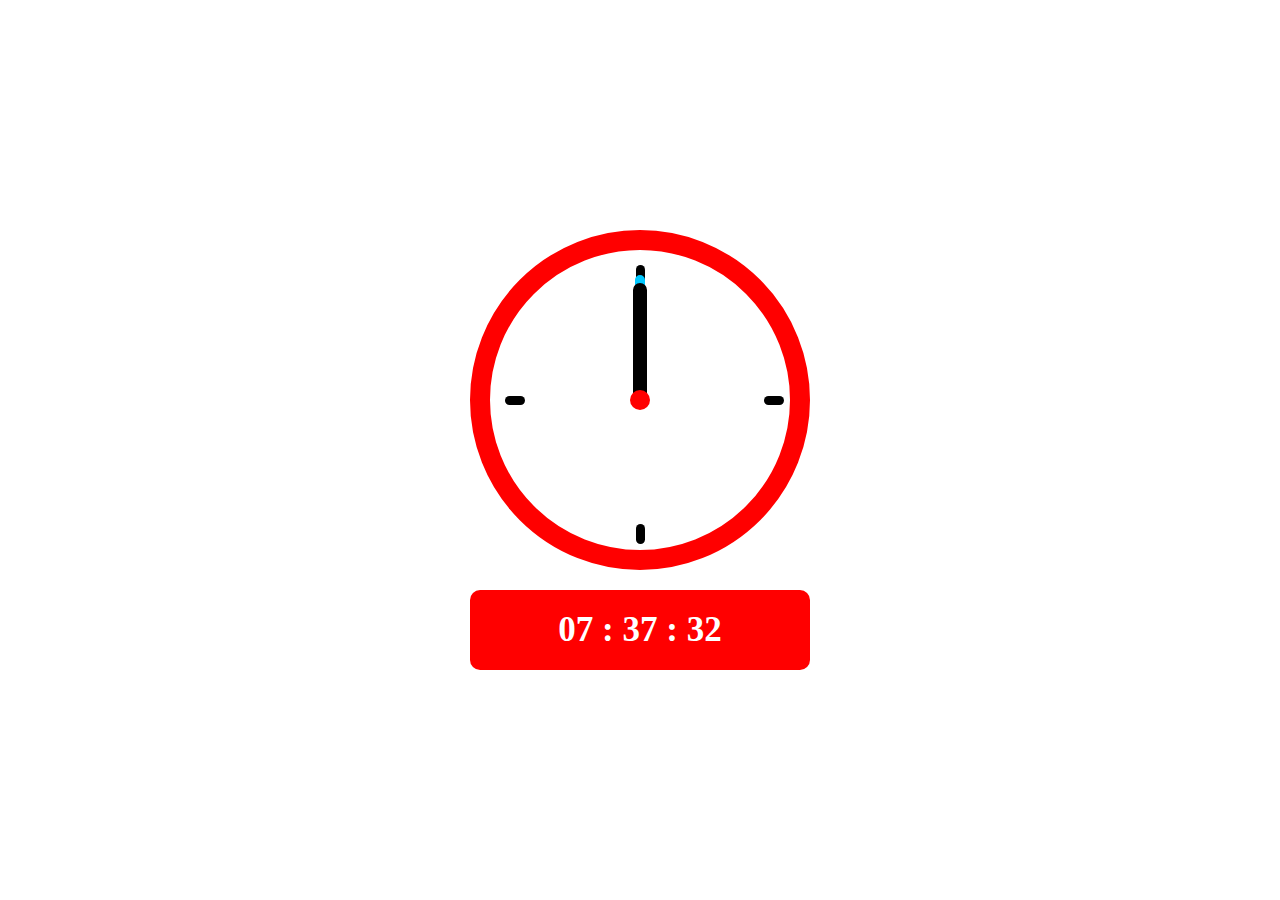
<file: index.html>
<!DOCTYPE html>
<html lang="en">

<head>
  <meta charset="UTF-8">
  <meta name="viewport" content="width=device-width, initial-scale=1.0">
  <link rel="icon" href="clock.png">
  <link rel="stylesheet" href="style.css">
  <meta name="description" content="TimeCraft | Crafted with love, TimeCraft is a modern clock application built with HTML, CSS, and JavaScript, showcasing both analog and digital timekeeping.">
  <title>Time Craft</title>
</head>

<body>

  <div class="myclass">
    <div class="container">
      <div id="top" class="h1"></div>
      <div id="left" class="l1"></div>
      <div id="right" class="l1"></div>
      <div id="bottom" class="h1"></div>
      <div class="center"></div>
      <div class="secs-div">
        <div class="sec1"></div>
        <div class="sec2"></div>
      </div>
      <div class="mins-div">
        <div class="min1"></div>
        <div class="min2"></div>
      </div>
      <div class="hours-div">
        <div class="hour1"></div>
        <div class="hour2"></div>
      </div>
    </div>

    <div class="digital-time"></div>
  </div>
  <script src="app.js">
  </script>
</body>


</html>
</file>
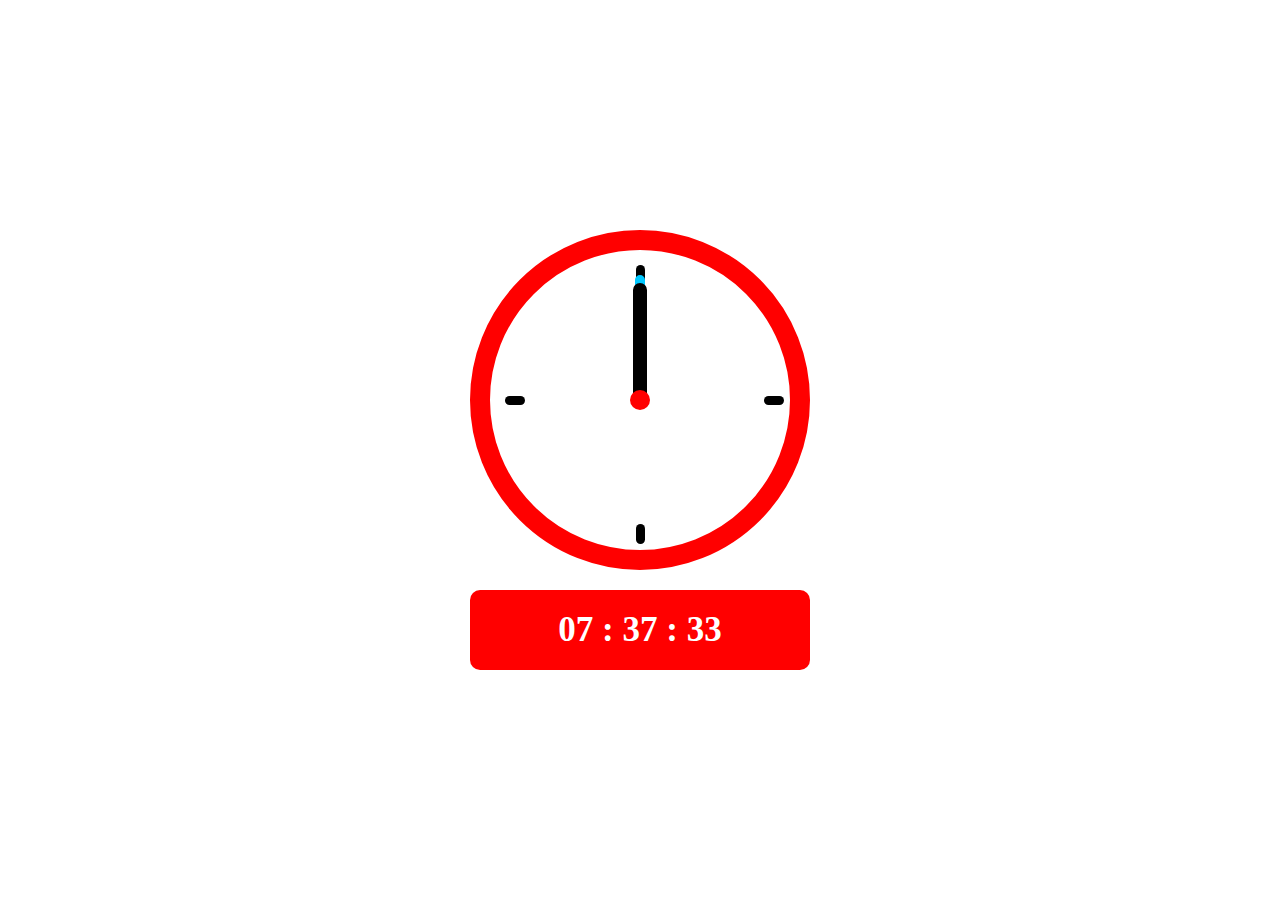
<file: clock.html>
<!DOCTYPE html>
<html lang="en">

<head>
  <meta charset="UTF-8">
  <meta name="viewport" content="width=device-width, initial-scale=1.0">
  <link rel="icon" href="clock.png">
  <link rel="stylesheet" href="style.css">
  <title>Time Craft</title>
</head>

<body>

  <div class="myclass">
    <div class="container">
      <div id="top" class="h1"></div>
      <div id="left" class="l1"></div>
      <div id="right" class="l1"></div>
      <div id="bottom" class="h1"></div>
      <div class="center"></div>
      <div class="secs-div">
        <div class="sec1"></div>
        <div class="sec2"></div>
      </div>
      <div class="mins-div">
        <div class="min1"></div>
        <div class="min2"></div>
      </div>
      <div class="hours-div">
        <div class="hour1"></div>
        <div class="hour2"></div>
      </div>
    </div>

    <div class="digital-time"></div>
  </div>
  <script src="app.js">
  </script>
</body>


</html>
</file>
<file: style.css>
:root {
    --mins-deg: 0deg;
    --secs-deg: 0deg;
    --hours-deg: 0deg;
  }

  .container {
    height: 300px;
    width: 300px;
    border: 20px solid red;
    border-radius: 50%;
    display: flex;
    align-items: center;
    justify-content: center;
  }

  .secs-div {
    position: fixed;
    animation: RotateSecs 60s steps(60) infinite;
  }

  .sec1,
  .sec2 {
    height: 120px;
    width: 0;
    border: 5px solid rgb(0, 200, 255);
    border-top-left-radius: 9px;
    border-top-right-radius: 9px;
  }

  @keyframes RotateSecs {
    0% {
      transform: rotate(var(--secs-deg));
    }

    100% {
      transform: rotate(calc(var(--secs-deg) + 360deg));
    }
  }

  .center {
    background-color: red;
    height: 20px;
    width: 20px;
    border-radius: 50%;
    z-index: 9;
  }

  .sec2 {
    border: none;
  }

  @keyframes RotateMins {
    0% {
      transform: rotate(var(--mins-deg));
    }

    100% {
      transform: rotate(calc(var(--mins-deg) + 360deg));
    }
  }

  .mins-div {
    position: fixed;
    animation: RotateMins 3600s linear 0s;
  }

  .min1,
  .min2 {
    height: 110px;
    width: 0;
    border: 7px solid black;
    border-top-left-radius: 9px;
    border-top-right-radius: 9px;
  }

  .min2 {
    border: none;
  }

  @keyframes RotateHours {
    0% {
      transform: rotate(var(--hours-deg));
    }

    100% {
      transform: rotate(calc(var(--hours-deg) + 360deg));
    }
  }

  .hours-div {
    position: fixed;
    animation: RotateHours 43200s linear 0s;
  }

  .hour1,
  .hour2 {
    height: 90px;
    width: 0;
    border: 7px solid black;
    border-top-left-radius: 9px;
    border-top-right-radius: 9px;
  }

  .hour2 {
    border: none;
  }

  .h1 {
    position: absolute;
    height: 20px;
    width: 9px;
    background-color: black;
    border-radius: 10px;
  }

  #top {
    top: 35px;
  }

  #bottom {
    top: 294px;
  }

  .l1 {
    position: absolute;
    height: 9px;
    width: 20px;
    background-color: black;
    border-radius: 10px;
  }

  #left {
    left: 35px;
  }

  #right {
    left: 294px;
  }

  .myclass {
    position: absolute;
    left: 50%;
    top: 50%;
    transform: translate(-50%, -50%);
  }

  .digital-time {
    font-size: 35px;
    font-weight: 900;
    text-align: center;
    margin-top: 20px;
    background-color: red;
    color: white;
    padding: 20px;
    border-radius: 10px;
  }
</file>
